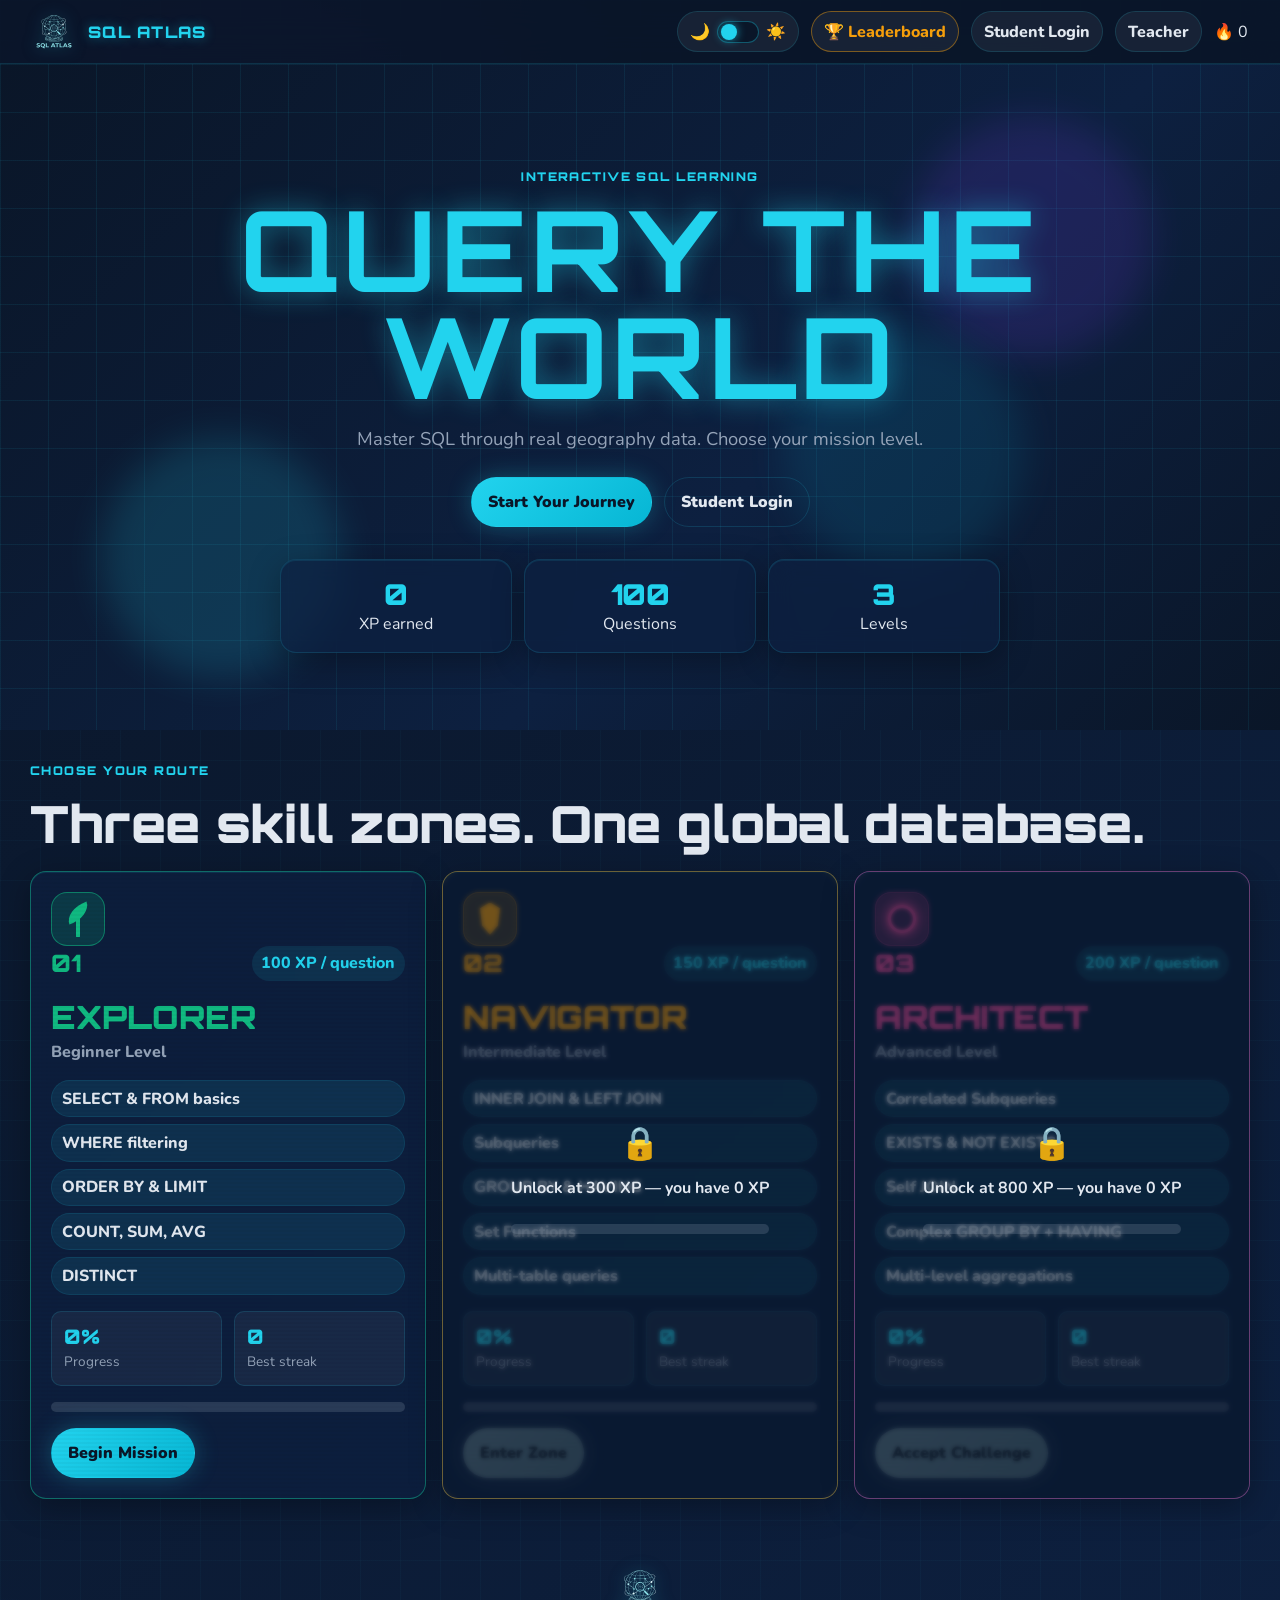
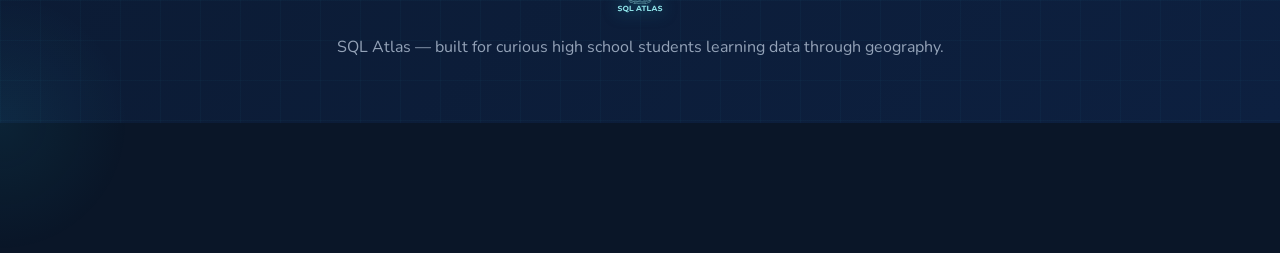
<file: frontend/index.html>
<!DOCTYPE html>
<html lang="en">
<head>
  <meta charset="UTF-8" />
  <meta name="viewport" content="width=device-width, initial-scale=1.0" />
  <title>SQL Atlas — Query the World</title>
  <script>
    (function () {
      var theme = localStorage.getItem("theme") || "dark";
      document.documentElement.dataset.initialTheme = theme;
    })();
  </script>
  <link rel="preconnect" href="https://fonts.googleapis.com" />
  <link rel="preconnect" href="https://fonts.gstatic.com" crossorigin />
  <link href="https://fonts.googleapis.com/css2?family=Orbitron:wght@400;700;900&family=Rajdhani:wght@400;600;700&family=Nunito:wght@400;600;700;800;900&family=JetBrains+Mono:wght@400;600&display=swap" rel="stylesheet"/>
  <link rel="stylesheet" href="css/style.css" />
</head>
<body class="page-home">
  <script>document.body.classList.add((localStorage.getItem("theme") || "dark") === "light" ? "light-mode" : "dark-mode");</script>
  <div class="sci-fi-grid" aria-hidden="true"></div>
  <header class="app-header">
    <a class="brand-lockup" href="index.html" aria-label="SQL Atlas home">
      <img src="assets/logo.svg" alt="SQL Atlas logo" class="logo-img brand-mark" />
      <span class="brand-text">SQL ATLAS</span>
    </a>
    <button class="hamburger" type="button" aria-label="Open navigation" aria-expanded="false">
      <span></span><span></span><span></span>
    </button>
    <nav class="nav-links header-actions">
      <label class="theme-switch" title="Toggle light and dark mode">
        <span>🌙</span>
        <input id="theme-toggle" type="checkbox" aria-label="Toggle light mode" />
        <i></i>
        <span>☀️</span>
      </label>
      <a class="nav-link leaderboard-link" href="leaderboard.html">🏆 Leaderboard</a>
      <button class="nav-link student-login-btn" type="button">Student Login</button>
      <a class="nav-link teacher-link" href="admin_teacher.html">Teacher</a>
      <span id="student-status" class="student-status"></span>
    </nav>
  </header>

  <main>
    <section class="home-hero">
      <div class="hero-blobs" aria-hidden="true">
        <span class="blob blob-purple"></span>
        <span class="blob blob-cyan"></span>
        <span class="blob blob-blue"></span>
      </div>
      <div class="hero-inner">
        <p class="eyebrow">Interactive SQL learning</p>
        <h1>QUERY THE WORLD</h1>
        <p class="hero-copy">Master SQL through real geography data. Choose your mission level.</p>
        <div class="hero-actions">
          <a id="continue-journey" class="mission-button" href="quiz.html?id=1">Start Your Journey</a>
          <button class="secondary-button student-login-btn" type="button">Save Progress</button>
        </div>
        <div class="stats-row" aria-label="SQL Atlas stats">
          <div><strong class="counter" data-target="0" id="home-xp">0</strong><span>XP earned</span></div>
          <div><strong class="counter" data-target="100">100</strong><span>Questions</span></div>
          <div><strong class="counter" data-target="3">3</strong><span>Levels</span></div>
        </div>
      </div>
    </section>

    <section class="dashboard-shell">
      <div class="section-heading">
        <p class="eyebrow">Choose your route</p>
        <h2>Three skill zones. One global database.</h2>
      </div>
      <section class="level-grid" aria-label="SQL Atlas levels">
        <article class="level-card explorer card-scanline glass-card" data-level-card="Beginner" data-required-xp="0" data-start-id="1" style="--accent: var(--atlas-green);">
          <div class="level-icon css-sprout" aria-hidden="true"></div>
          <div class="level-card-top">
            <span class="level-number">01</span>
            <span class="difficulty-meter beginner">100 XP / question</span>
          </div>
          <h3>EXPLORER</h3>
          <p class="level-subtitle">Beginner Level</p>
          <ul class="topic-list">
            <li>SELECT & FROM basics</li>
            <li>WHERE filtering</li>
            <li>ORDER BY & LIMIT</li>
            <li>COUNT, SUM, AVG</li>
            <li>DISTINCT</li>
          </ul>
          <div class="level-progress">
            <div><strong data-progress-label="Beginner">0%</strong><span>Progress</span></div>
            <div><strong data-streak-label="Beginner">0</strong><span>Best streak</span></div>
          </div>
          <div class="progress-track"><span data-progress-bar="Beginner"></span></div>
          <button class="mission-button card-cta" data-level-link="Beginner" type="button" onclick="startLevel('Beginner')">Begin Mission</button>
          <div class="locked-overlay" hidden></div>
        </article>

        <article class="level-card navigator card-scanline glass-card" data-level-card="Intermediate" data-required-xp="300" data-start-id="29" style="--accent: var(--atlas-gold);">
          <div class="level-icon css-shield" aria-hidden="true"></div>
          <div class="level-card-top">
            <span class="level-number">02</span>
            <span class="difficulty-meter intermediate">150 XP / question</span>
          </div>
          <h3>NAVIGATOR</h3>
          <p class="level-subtitle">Intermediate Level</p>
          <ul class="topic-list">
            <li>INNER JOIN & LEFT JOIN</li>
            <li>Subqueries</li>
            <li>GROUP BY & HAVING</li>
            <li>Set Functions</li>
            <li>Multi-table queries</li>
          </ul>
          <div class="level-progress">
            <div><strong data-progress-label="Intermediate">0%</strong><span>Progress</span></div>
            <div><strong data-streak-label="Intermediate">0</strong><span>Best streak</span></div>
          </div>
          <div class="progress-track"><span data-progress-bar="Intermediate"></span></div>
          <button class="mission-button card-cta" data-level-link="Intermediate" type="button" onclick="startLevel('Intermediate')">Enter Zone</button>
          <div class="locked-overlay" hidden></div>
        </article>

        <article class="level-card architect card-scanline glass-card" data-level-card="Advanced" data-required-xp="800" data-start-id="73" style="--accent: var(--atlas-pink);">
          <div class="level-icon css-orb" aria-hidden="true"></div>
          <div class="level-card-top">
            <span class="level-number">03</span>
            <span class="difficulty-meter advanced">200 XP / question</span>
          </div>
          <h3>ARCHITECT</h3>
          <p class="level-subtitle">Advanced Level</p>
          <ul class="topic-list">
            <li>Correlated Subqueries</li>
            <li>EXISTS & NOT EXISTS</li>
            <li>Self JOIN</li>
            <li>Complex GROUP BY + HAVING</li>
            <li>Multi-level aggregations</li>
          </ul>
          <div class="level-progress">
            <div><strong data-progress-label="Advanced">0%</strong><span>Progress</span></div>
            <div><strong data-streak-label="Advanced">0</strong><span>Best streak</span></div>
          </div>
          <div class="progress-track"><span data-progress-bar="Advanced"></span></div>
          <button class="mission-button card-cta" data-level-link="Advanced" type="button" onclick="startLevel('Advanced')">Accept Challenge</button>
          <div class="locked-overlay" hidden></div>
        </article>
      </section>
    </section>
  </main>

  <footer class="site-footer">
    <img src="assets/logo.svg" alt="SQL Atlas logo" class="logo-img footer-logo" />
    <p>SQL Atlas — built for curious high school students learning data through geography.</p>
  </footer>

  <script src="js/app.js"></script>
  <script src="js/student.js"></script>
  <script>
    document.addEventListener("DOMContentLoaded", () => {
      renderHomeProgress();
      animateCounters();
    });
  </script>
</body>
</html>
</file>
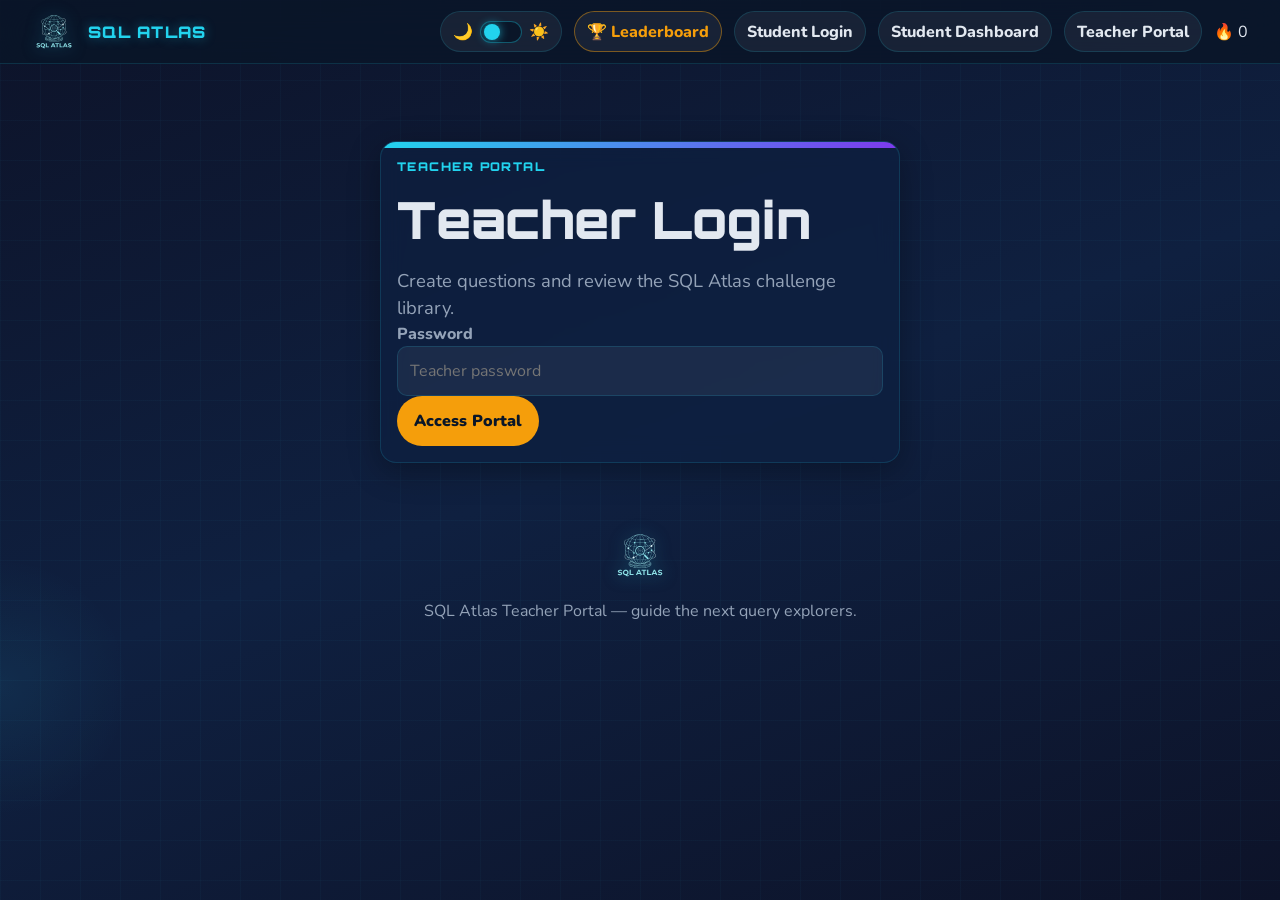
<file: frontend/admin_teacher.html>
<!DOCTYPE html>
<html lang="en">
<head>
  <meta charset="UTF-8" />
  <meta name="viewport" content="width=device-width, initial-scale=1.0" />
  <title>SQL Atlas — Teacher Portal</title>
  <script>
    (function () {
      var theme = localStorage.getItem("theme") || "dark";
      document.documentElement.dataset.initialTheme = theme;
    })();
  </script>
  <link rel="preconnect" href="https://fonts.googleapis.com" />
  <link rel="preconnect" href="https://fonts.gstatic.com" crossorigin />
  <link href="https://fonts.googleapis.com/css2?family=Orbitron:wght@400;700;900&family=Rajdhani:wght@400;600;700&family=Nunito:wght@400;600;700;800;900&family=JetBrains+Mono:wght@400;600&display=swap" rel="stylesheet"/>
  <link rel="stylesheet" href="css/style.css" />
</head>
<body class="page-admin">
  <script>document.body.classList.add((localStorage.getItem("theme") || "dark") === "light" ? "light-mode" : "dark-mode");</script>
  <div class="sci-fi-grid" aria-hidden="true"></div>
  <header class="app-header admin-header">
    <a class="brand-lockup" href="index.html">
      <img src="assets/logo.svg" alt="SQL Atlas logo" class="logo-img brand-mark" />
      <span class="brand-text">SQL ATLAS</span>
    </a>
    <button class="hamburger" type="button" aria-label="Open navigation" aria-expanded="false">
      <span></span><span></span><span></span>
    </button>
    <nav class="nav-links header-actions">
      <label class="theme-switch" title="Toggle light and dark mode">
        <span>🌙</span>
        <input id="theme-toggle" type="checkbox" aria-label="Toggle light mode" />
        <i></i>
        <span>☀️</span>
      </label>
      <a class="nav-link leaderboard-link" href="leaderboard.html">🏆 Leaderboard</a>
      <button class="nav-link student-login-btn" type="button">Student Login</button>
      <a class="nav-link" href="index.html">Student Dashboard</a>
      <span class="teacher-badge">Teacher Portal</span>
      <span id="student-status" class="student-status"></span>
    </nav>
  </header>

  <main class="admin-shell">
    <section id="login-section" class="teacher-panel narrow glass-card">
      <span class="teacher-strip"></span>
      <p class="eyebrow admin-eyebrow">Teacher Portal</p>
      <h1>Teacher Login</h1>
      <p class="hero-copy">Create questions and review the SQL Atlas challenge library.</p>
      <label for="password-input">Password</label>
      <input id="password-input" type="password" autocomplete="current-password" placeholder="Teacher password" />
      <p id="login-error" class="field-error" hidden></p>
      <button id="btn-login" class="teacher-button" type="button">Access Portal</button>
    </section>

    <section id="dashboard-section" class="teacher-dashboard" hidden>
      <div class="teacher-toolbar glass-card">
        <div>
          <p class="eyebrow admin-eyebrow">Curriculum Control</p>
          <h1>Quest Builder</h1>
        </div>
        <button id="btn-logout" class="secondary-button" type="button">Logout</button>
      </div>

      <div class="tab-bar">
        <button class="tab-btn active" data-tab="add-challenge" type="button">Create Quest</button>
        <button class="tab-btn" data-tab="view-challenges" type="button">View All Quests</button>
      </div>

      <section id="tab-add-challenge" class="tab-panel teacher-panel glass-card">
        <h2>Create a Question</h2>
        <div class="form-grid">
          <label>Level
            <select id="input-level">
              <option value="Beginner">Beginner</option>
              <option value="Intermediate">Intermediate</option>
              <option value="Advanced">Advanced</option>
            </select>
          </label>
          <label>Difficulty
            <select id="input-difficulty">
              <option value="easy">Easy</option>
              <option value="medium">Medium</option>
              <option value="hard">Hard</option>
            </select>
          </label>
          <label>Category
            <select id="input-category">
              <option value="Table Exploration">Table Exploration</option>
              <option value="Sorting and Limiting">Sorting and Limiting</option>
              <option value="Filtering">Filtering</option>
              <option value="Scalar Functions">Scalar Functions</option>
              <option value="Aggregate Functions">Aggregate Functions</option>
              <option value="Joins">Joins</option>
              <option value="Group By">Group By</option>
              <option value="Subqueries">Subqueries</option>
              <option value="Correlated Subqueries">Correlated Subqueries</option>
            </select>
          </label>
        </div>
        <label>Question text
          <textarea id="input-question" rows="3" placeholder="Ask a clear, student-friendly SQL question."></textarea>
        </label>
        <label>Expected SQL solution
          <textarea id="input-expected-sql" rows="5" class="code-input" placeholder="SELECT ..."></textarea>
        </label>
        <label>Hint
          <input id="input-hint" type="text" placeholder="Give a useful nudge without giving away the whole answer." />
        </label>
        <div class="button-row">
          <button id="btn-save-challenge" class="teacher-button" type="button">Save Quest</button>
          <button id="btn-clear-form" class="secondary-button" type="button">Clear</button>
        </div>
        <p id="save-feedback" class="form-message" hidden></p>
      </section>

      <section id="tab-view-challenges" class="tab-panel teacher-panel glass-card" hidden>
        <div class="library-toolbar">
          <h2>All Quests</h2>
          <div class="filters">
            <select id="filter-level">
              <option value="">All Levels</option>
              <option value="Beginner">Beginner</option>
              <option value="Intermediate">Intermediate</option>
              <option value="Advanced">Advanced</option>
            </select>
            <select id="filter-category">
              <option value="">All Categories</option>
            </select>
            <select id="filter-difficulty">
              <option value="">All Difficulties</option>
              <option value="easy">Easy</option>
              <option value="medium">Medium</option>
              <option value="hard">Hard</option>
            </select>
            <button id="btn-refresh-challenges" class="secondary-button" type="button">Refresh</button>
          </div>
        </div>
        <div id="challenges-list" class="mission-list"></div>
      </section>
    </section>
  </main>

  <footer class="site-footer">
    <img src="assets/logo.svg" alt="SQL Atlas logo" class="logo-img footer-logo" />
    <p>SQL Atlas Teacher Portal — guide the next query explorers.</p>
  </footer>

  <script src="js/app.js"></script>
  <script src="js/student.js"></script>
  <script src="js/admin.js"></script>
</body>
</html>
</file>
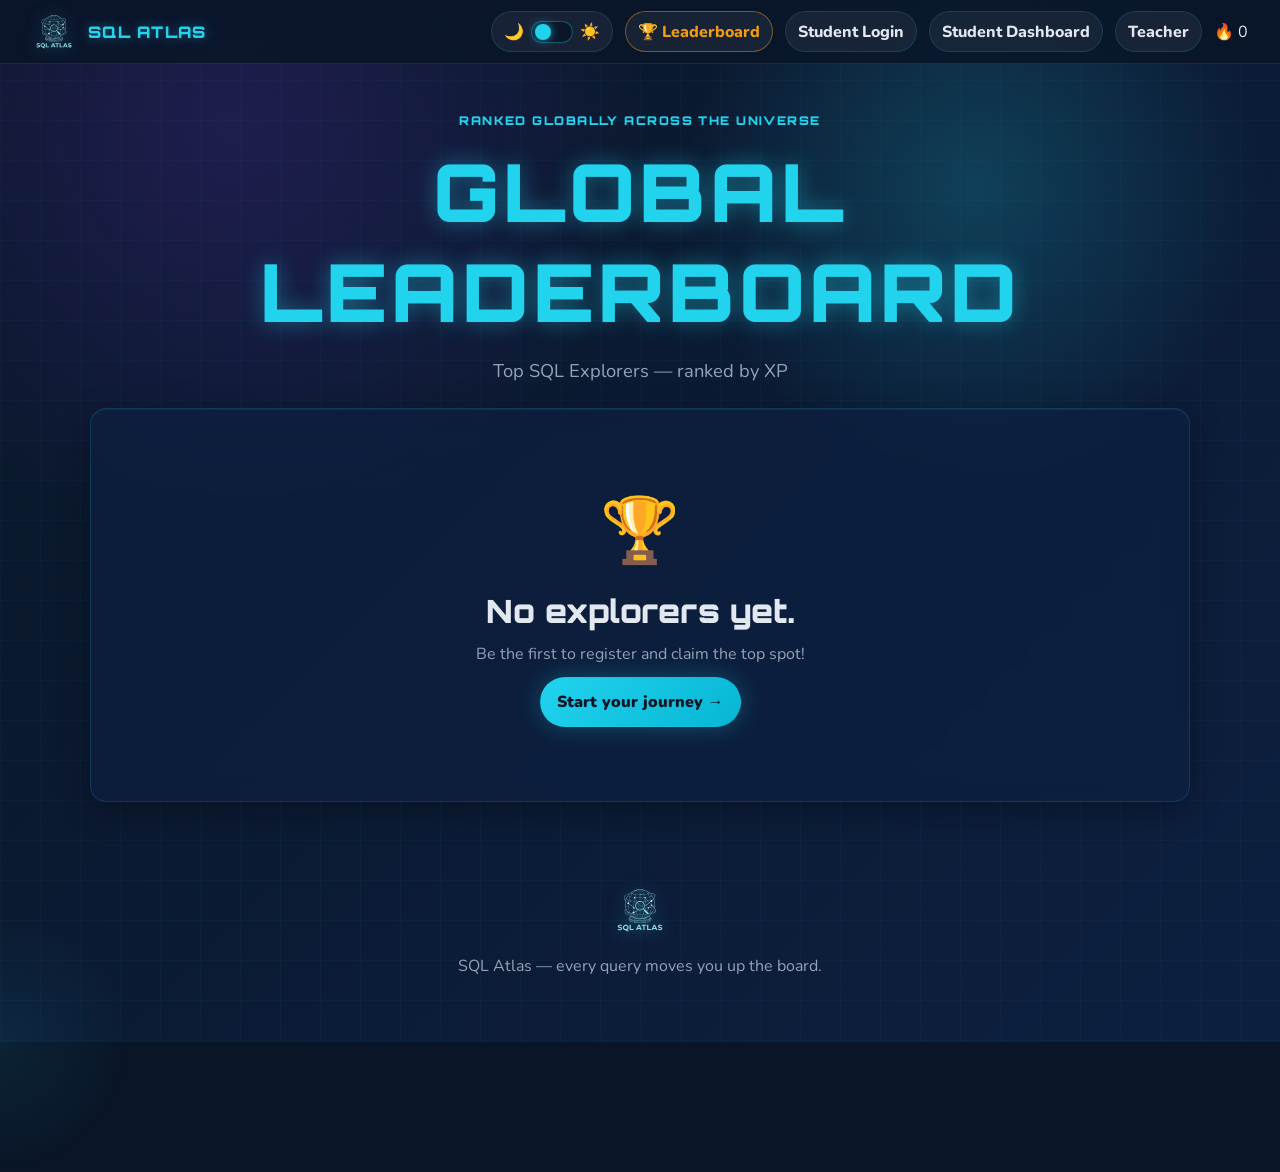
<file: frontend/leaderboard.html>
<!DOCTYPE html>
<html lang="en">
<head>
  <meta charset="UTF-8" />
  <meta name="viewport" content="width=device-width, initial-scale=1.0" />
  <title>SQL Atlas — Leaderboard</title>
  <script>
    (function () {
      var theme = localStorage.getItem("theme") || "dark";
      document.documentElement.dataset.initialTheme = theme;
    })();
  </script>
  <link rel="preconnect" href="https://fonts.googleapis.com" />
  <link rel="preconnect" href="https://fonts.gstatic.com" crossorigin />
  <link href="https://fonts.googleapis.com/css2?family=Orbitron:wght@400;700;900&family=Rajdhani:wght@400;600;700&family=Nunito:wght@400;600;700;800;900&family=JetBrains+Mono:wght@400;600&display=swap" rel="stylesheet"/>
  <link rel="stylesheet" href="css/style.css" />
</head>
<body class="page-leaderboard">
  <script>document.body.classList.add((localStorage.getItem("theme") || "dark") === "light" ? "light-mode" : "dark-mode");</script>
  <div class="sci-fi-grid" aria-hidden="true"></div>
  <header class="app-header">
    <a class="brand-lockup" href="index.html" aria-label="SQL Atlas home">
      <img src="assets/logo.svg" alt="SQL Atlas logo" class="logo-img brand-mark" />
      <span class="brand-text">SQL ATLAS</span>
    </a>
    <button class="hamburger" type="button" aria-label="Open navigation" aria-expanded="false">
      <span></span><span></span><span></span>
    </button>
    <nav class="nav-links header-actions">
      <label class="theme-switch" title="Toggle light and dark mode">
        <span>🌙</span>
        <input id="theme-toggle" type="checkbox" aria-label="Toggle light mode" />
        <i></i>
        <span>☀️</span>
      </label>
      <a class="nav-link leaderboard-link" href="leaderboard.html">🏆 Leaderboard</a>
      <button class="nav-link student-login-btn" type="button">Student Login</button>
      <a class="nav-link" href="index.html">Student Dashboard</a>
      <a class="nav-link teacher-link" href="admin_teacher.html">Teacher</a>
      <span id="student-status" class="student-status"></span>
    </nav>
  </header>

  <main class="leaderboard-shell">
    <section class="leaderboard-hero">
      <p class="eyebrow">Ranked globally across the universe</p>
      <h1>GLOBAL LEADERBOARD</h1>
      <p class="hero-copy">Top SQL Explorers — ranked by XP</p>
    </section>

    <section class="leaderboard-panel glass-card">
      <div id="lb-empty" class="lb-empty" style="display:none">
        <div class="lb-empty-icon" aria-hidden="true">🏆</div>
        <h2>No explorers yet.</h2>
        <p>Be the first to register and claim the top spot!</p>
        <a class="mission-button" href="index.html">Start your journey →</a>
      </div>

      <div class="lb-table-wrap">
        <table class="lb-table">
          <thead>
            <tr>
              <th>Rank</th>
              <th>Player</th>
              <th>Level Badge</th>
              <th>XP</th>
              <th>Streak 🔥</th>
              <th>Quests ✓</th>
              <th>Accuracy %</th>
            </tr>
          </thead>
          <tbody id="lb-tbody"></tbody>
        </table>
      </div>
    </section>
  </main>

  <footer class="site-footer">
    <img src="assets/logo.svg" alt="SQL Atlas logo" class="logo-img footer-logo" />
    <p>SQL Atlas — every query moves you up the board.</p>
  </footer>

  <script src="js/app.js"></script>
  <script src="js/student.js"></script>
  <script>
    function usernameToColor(username) {
      const colors = ["#22D3EE", "#7C3AED", "#10B981", "#F59E0B", "#EC4899", "#EF4444"];
      let hash = 0;
      for (const c of String(username || "")) hash = (hash * 31 + c.charCodeAt(0)) % colors.length;
      return colors[hash];
    }

    function levelLabel(level) {
      if (level === "Intermediate") return "NAVIGATOR";
      if (level === "Advanced") return "ARCHITECT";
      return "EXPLORER";
    }

    async function buildLeaderboard() {
      let sorted = [];
      try {
        const cloudData = await api("/leaderboard");
        // Convert Python dict format from SQL into our JS format
        sorted = cloudData.map(student => ({
          username: student.username,
          displayName: student.display_name,
          xp: student.xp,
          streak: student.streak,
          longestStreak: student.longest_streak,
          level: student.level,
          completedChallenges: new Array(student.completed_quests), // Just for length
          totalCorrect: student.total_correct,
          totalAttempts: student.total_attempts
        }));
      } catch (err) {
        console.warn("Could not fetch global leaderboard. Falling back to local data.", err);
        const students = JSON.parse(localStorage.getItem("atlas_students") || "{}");
        sorted = Object.values(students).sort((a, b) => (b.xp || 0) - (a.xp || 0));
      }

      const current = localStorage.getItem("atlas_current_student");
      const tbody = document.getElementById("lb-tbody");
      const empty = document.getElementById("lb-empty");
      tbody.innerHTML = "";

      if (sorted.length === 0) {
        empty.style.display = "flex";
        document.querySelector(".lb-table-wrap").hidden = true;
        return;
      }

      empty.style.display = "none";
      document.querySelector(".lb-table-wrap").hidden = false;
      sorted.forEach((student, index) => {
        const rank = index + 1;
        const isMe = student.username === current;
        const attempts = Number(student.totalAttempts || 0);
        const correct = Number(student.totalCorrect || 0);
        const accuracy = attempts > 0 ? ((correct / attempts) * 100).toFixed(1) : "—";
        const medal = rank === 1 ? "👑" : rank === 2 ? "🥈" : rank === 3 ? "🥉" : rank;
        const displayName = student.displayName || student.username || "Explorer";
        const studentLevel = student.level || "Beginner";
        const initialsText = displayName.slice(0, 2).toUpperCase();
        const color = usernameToColor(student.username);
        const completed = Array.isArray(student.completedChallenges) ? student.completedChallenges.length : 0;

        const row = document.createElement("tr");
        row.className = `rank-${rank <= 3 ? rank : "other"}${isMe ? " my-row" : ""}`;
        row.innerHTML = `
          <td class="rank-num">${medal}</td>
          <td>
            <div class="lb-player">
              <div class="avatar-sm" style="background:${color}">${escapeHtml(initialsText)}</div>
              <span>${escapeHtml(displayName)}</span>
              ${isMe ? '<span class="you-badge">YOU</span>' : ""}
            </div>
          </td>
          <td><span class="level-pill ${studentLevel.toLowerCase()}">${levelLabel(studentLevel)}</span></td>
          <td><strong>${Number(student.xp || 0).toLocaleString()}</strong> XP</td>
          <td>🔥 ${Number(student.streak || 0)}</td>
          <td>${completed}</td>
          <td>${accuracy}${accuracy !== "—" ? "%" : ""}</td>
        `;
        tbody.appendChild(row);
      });
    }

    document.addEventListener("DOMContentLoaded", buildLeaderboard);
  </script>
</body>
</html>
</file>
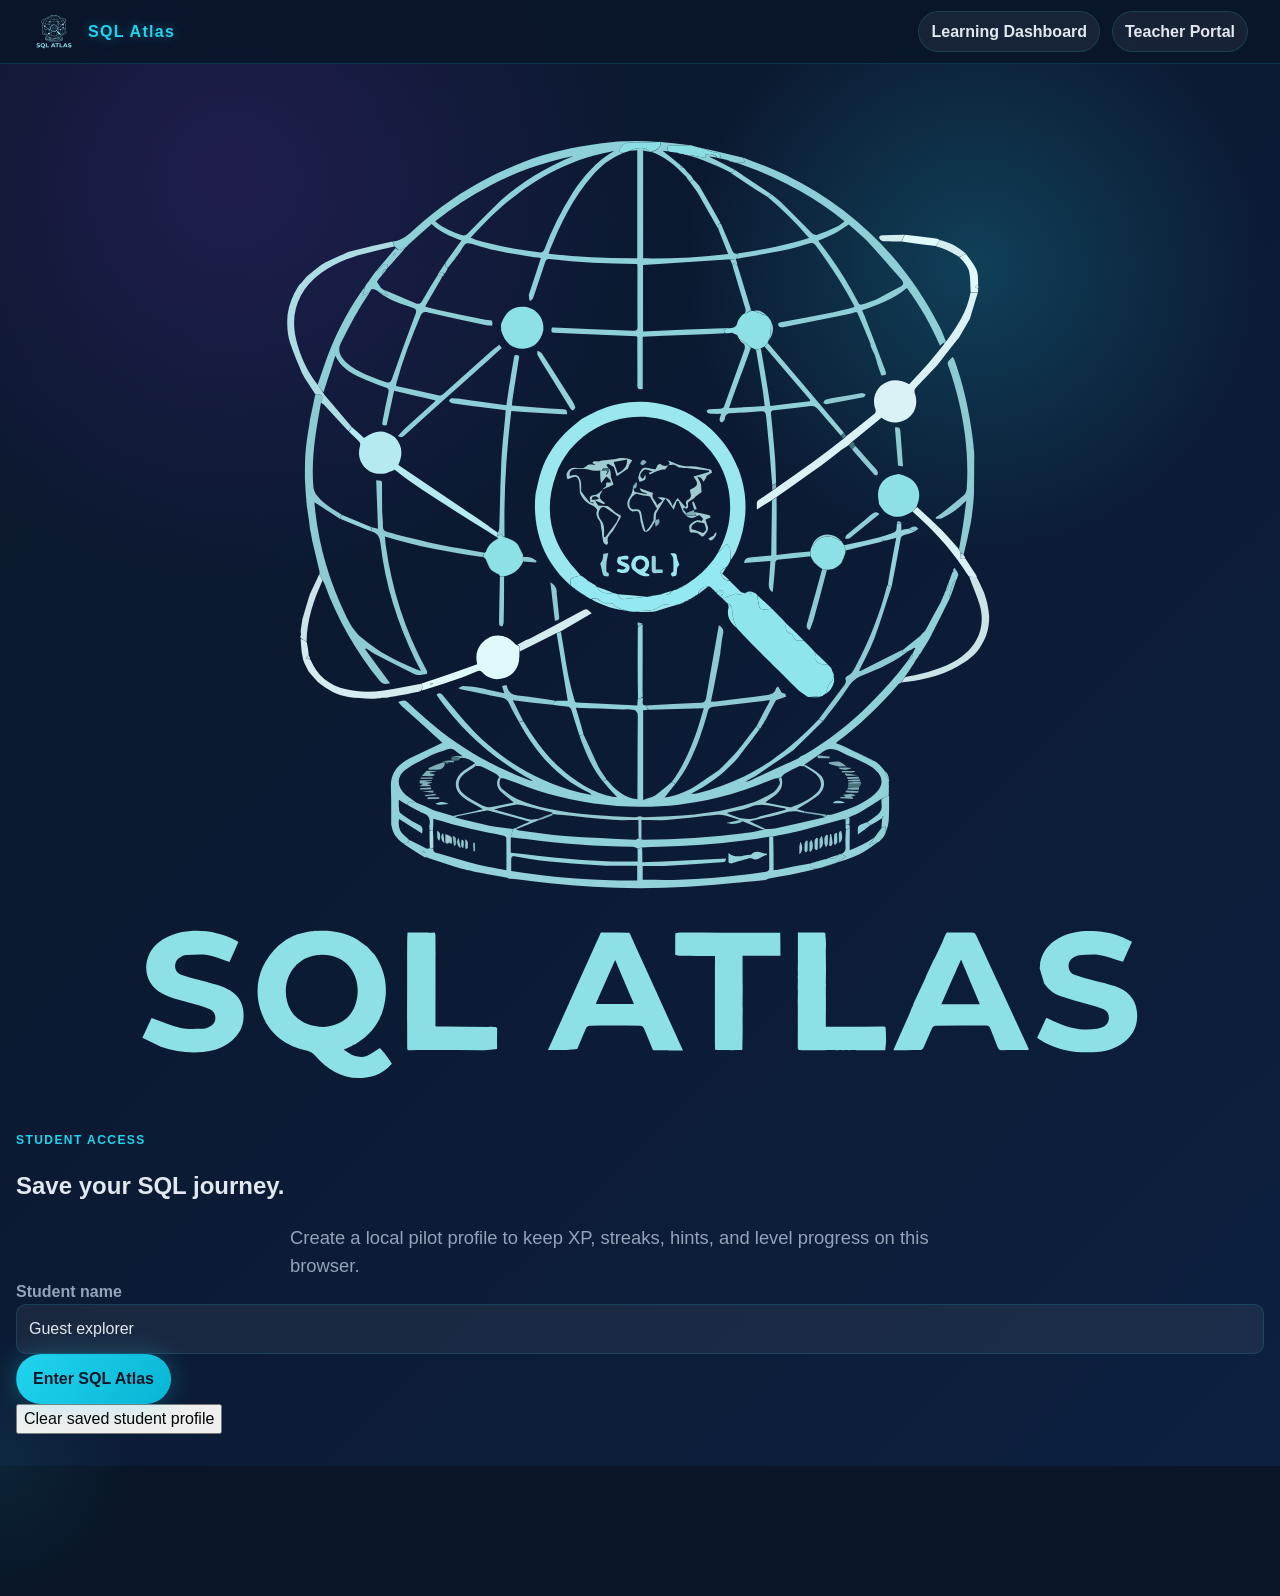
<file: frontend/login.html>
<!DOCTYPE html>
<html lang="en">
<head>
  <meta charset="UTF-8" />
  <meta name="viewport" content="width=device-width, initial-scale=1.0" />
  <title>SQL Atlas — Student Login</title>
  <link rel="preconnect" href="https://fonts.googleapis.com">
  <link rel="preconnect" href="https://fonts.gstatic.com" crossorigin>
  <link href="https://fonts.googleapis.com/css2?family=Inter:wght@400;500;600;700;800&family=JetBrains+Mono:wght@500;700&family=Space+Grotesk:wght@600;700&display=swap" rel="stylesheet">
  <link rel="stylesheet" href="css/style.css" />
</head>
<body class="page-login">
  <div class="space-grid" aria-hidden="true"></div>
  <div class="starfield" aria-hidden="true"></div>
  <header class="app-header">
    <a class="brand-lockup" href="index.html">
      <img src="assets/sql-atlas-logo.svg" alt="" class="brand-mark">
      <span class="brand-text">SQL Atlas</span>
    </a>
    <nav class="header-actions">
      <a class="nav-link" href="index.html">Learning Dashboard</a>
      <a class="nav-link teacher-link" href="admin_teacher.html">Teacher Portal</a>
    </nav>
  </header>

  <main class="login-shell">
    <section class="login-panel">
      <img src="assets/sql-atlas-logo.svg" alt="SQL Atlas logo" class="login-logo">
      <p class="eyebrow">Student access</p>
      <h1>Save your SQL journey.</h1>
      <p class="hero-copy">Create a local pilot profile to keep XP, streaks, hints, and level progress on this browser.</p>
      <form id="student-login-form" class="login-form">
        <label for="student-name">Student name</label>
        <input id="student-name" name="student-name" type="text" minlength="2" maxlength="32" autocomplete="name" placeholder="Enter your name" required>
        <button class="mission-button" type="submit">Enter SQL Atlas</button>
      </form>
      <button id="clear-student" class="link-button" type="button">Clear saved student profile</button>
      <p id="login-message" class="form-message" role="status"></p>
    </section>
  </main>

  <script src="js/app.js"></script>
  <script>
    document.addEventListener("DOMContentLoaded", () => {
      const form = document.getElementById("student-login-form");
      const input = document.getElementById("student-name");
      const message = document.getElementById("login-message");
      const existing = getStudent();
      if (existing) input.value = existing.name;
      form.addEventListener("submit", (event) => {
        event.preventDefault();
        const student = loginStudent(input.value);
        message.textContent = `Welcome, ${student.name}. Starting dashboard...`;
        setTimeout(() => window.location.href = "index.html", 500);
      });
      document.getElementById("clear-student").addEventListener("click", () => {
        localStorage.removeItem(STUDENT_STORAGE_KEY);
        input.value = "";
        message.textContent = "Local student profile cleared.";
      });
    });
  </script>
</body>
</html>
</file>
<file: frontend/css/style.css>
:root {
  /* Brand */
  --atlas-cyan:       #22D3EE;
  --atlas-cyan-glow:  #06B6D4;
  --atlas-cyan-dark:  #0891B2;
  --atlas-deep:       #0A1628;
  --atlas-navy:       #0D2040;
  --atlas-mid:        #0F2D4A;
  --atlas-white:      #A5F3FC;
  /* Accents */
  --atlas-purple:     #7C3AED;
  --atlas-gold:       #F59E0B;
  --atlas-green:      #10B981;
  --atlas-red:        #EF4444;
  --atlas-pink:       #EC4899;
  /* Text */
  --text-primary:     #E2E8F0;
  --text-muted:       #94A3B8;
  /* Fonts */
  --font-ui:          'Orbitron', 'Rajdhani', 'Nunito', sans-serif;
  --font-body:        'Nunito', 'Segoe UI', sans-serif;
  --font-code:        'JetBrains Mono', 'Fira Code', monospace;
  /* Radius */
  --r-sm: 6px; --r-md: 10px; --r-lg: 16px; --r-xl: 22px; --r-pill: 99px;
}

body.light-mode {
  --bg-page: #F0FAFE;
  --bg-surface: #FFFFFF;
  --bg-panel: #E0F7FA;
  --border-col: #BAE6FD;
  --text-primary: #0C4A6E;
  --text-muted: #0369A1;
  background: var(--bg-page);
  color: var(--text-primary);
}

body.dark-mode {
  --bg-page: var(--atlas-deep);
  --bg-surface: var(--atlas-navy);
  --bg-panel: var(--atlas-mid);
  --border-col: rgba(34,211,238,0.15);
  --text-primary: #E2E8F0;
  --text-muted: #94A3B8;
  background: var(--bg-page);
  color: var(--text-primary);
}

* { box-sizing: border-box; }
html { background: var(--atlas-deep); }
body {
  min-height: 100vh;
  margin: 0;
  font-family: var(--font-body);
  line-height: 1.5;
  overflow-x: hidden;
}

body.page-enter { animation: pageEnter .28s ease both; }
body.page-exit { animation: pageExit .18s ease both; }
a { color: inherit; text-decoration: none; }
button, input, select, textarea { font: inherit; }
button { cursor: pointer; }

.sci-fi-grid {
  position: fixed;
  inset: 0;
  z-index: -2;
  pointer-events: none;
  background-image:
    linear-gradient(rgba(34,211,238,0.03) 1px, transparent 1px),
    linear-gradient(90deg, rgba(34,211,238,0.03) 1px, transparent 1px);
  background-size: 40px 40px;
  animation: gridPan 20s linear infinite;
}

body.light-mode .sci-fi-grid { opacity: .22; }
body.dark-mode .sci-fi-grid { opacity: 1; }
body::before {
  content: "";
  position: fixed;
  inset: 0;
  z-index: -3;
  pointer-events: none;
  background:
    radial-gradient(circle at var(--pointer-x, 76%) var(--pointer-y, 18%), rgba(34,211,238,.20), transparent 18rem),
    radial-gradient(circle at 18% 12%, rgba(124,58,237,.18), transparent 26rem),
    linear-gradient(135deg, var(--bg-page), var(--bg-surface));
}
body.light-mode::before {
  background:
    radial-gradient(circle at var(--pointer-x, 72%) var(--pointer-y, 16%), rgba(34,211,238,.22), transparent 18rem),
    radial-gradient(circle at 18% 10%, rgba(124,58,237,.10), transparent 24rem),
    linear-gradient(135deg, #F0FAFE, #EFF6FF 55%, #F0FDFA);
}

.glow-cursor {
  position: fixed;
  width: 260px;
  height: 260px;
  border-radius: 50%;
  background: radial-gradient(circle, rgba(34,211,238,0.07) 0%, transparent 70%);
  pointer-events: none;
  z-index: 9999;
  transform: translate(-50%,-50%);
  transition: left 0.08s, top 0.08s;
  mix-blend-mode: screen;
}

.app-header {
  position: sticky;
  top: 0;
  z-index: 300;
  display: flex;
  align-items: center;
  justify-content: space-between;
  min-height: 64px;
  padding: .6rem clamp(1rem, 3vw, 2rem);
  backdrop-filter: blur(16px);
}
body.dark-mode .app-header {
  background: rgba(10,22,40,0.85);
  border-bottom: 1px solid rgba(34,211,238,0.15);
}
body.light-mode .app-header {
  background: rgba(240,250,254,0.9);
  border-bottom: 1px solid #BAE6FD;
}

.brand-lockup, .nav-links, .student-status, .student-pill, .header-actions {
  display: flex;
  align-items: center;
  gap: .75rem;
  flex-wrap: wrap;
}
.logo-img {
  transition: transform 0.3s cubic-bezier(0.34,1.56,0.64,1), filter 0.3s;
  cursor: pointer;
}
.brand-mark { height: 44px; width: 44px; object-fit: contain; }
.footer-logo { height: 56px; width: 56px; display: block; margin: 0 auto .75rem; }
body.dark-mode .logo-img { filter: drop-shadow(0 0 8px rgba(34,211,238,0.5)); }
body.light-mode .logo-img { filter: brightness(0) saturate(100%) invert(18%) sepia(80%) saturate(800%) hue-rotate(190deg); }
.logo-img:hover {
  transform: scale(1.06) rotate(-2deg);
  animation: logoWiggle 0.4s ease;
}
body.dark-mode .logo-img:hover { filter: drop-shadow(0 0 15px rgba(34,211,238,0.85)); }
.brand-text {
  color: var(--atlas-cyan);
  font-family: var(--font-ui);
  font-weight: 900;
  letter-spacing: .08em;
  text-shadow: 0 0 12px rgba(34,211,238,0.4);
}
body.light-mode .brand-text { color: #0C4A6E; text-shadow: none; }

.hamburger { display: none; flex-direction: column; gap: 5px; cursor: pointer; padding: 8px; border: 0; background: transparent; }
.hamburger span { display: block; width: 24px; height: 2px; background: var(--atlas-cyan); border-radius: 2px; transition: all 0.3s; }
.hamburger.open span:nth-child(1) { transform: translateY(7px) rotate(45deg); }
.hamburger.open span:nth-child(2) { opacity: 0; }
.hamburger.open span:nth-child(3) { transform: translateY(-7px) rotate(-45deg); }

.nav-link, .teacher-badge, .status-chip, .theme-switch, .sound-toggle, .streak-lives {
  border: 1px solid var(--border-col);
  border-radius: var(--r-pill);
  background: rgba(255,255,255,.06);
  color: var(--text-primary);
  min-height: 38px;
  padding: .48rem .75rem;
  font-weight: 800;
}
body.light-mode .nav-link, body.light-mode .teacher-badge, body.light-mode .status-chip, body.light-mode .theme-switch, body.light-mode .streak-lives {
  background: rgba(255,255,255,.85);
}
.nav-link, .mission-button, .secondary-button, .teacher-button, .tab-btn {
  transition: transform .18s ease, box-shadow .18s ease, border-color .18s ease;
}
.nav-link:hover, .secondary-button:hover, .tab-btn:hover {
  transform: translateY(-2px);
  border-color: var(--atlas-cyan);
  box-shadow: 0 0 18px rgba(34,211,238,.24);
}
.leaderboard-link {
  color: var(--atlas-gold);
  border-color: rgba(245,158,11,.45);
}
.leaderboard-link:hover {
  border-color: var(--atlas-gold);
  box-shadow: 0 0 18px rgba(245,158,11,.28);
}

.theme-switch {
  display: inline-flex;
  align-items: center;
  gap: .45rem;
  cursor: pointer;
}
.theme-switch input { display: none; }
.theme-switch i {
  width: 42px;
  height: 22px;
  border-radius: var(--r-pill);
  background: var(--atlas-deep);
  border: 1px solid rgba(34,211,238,.35);
  position: relative;
}
.theme-switch i::after {
  content: "";
  position: absolute;
  width: 16px;
  height: 16px;
  top: 2px;
  left: 3px;
  border-radius: 50%;
  background: var(--atlas-cyan);
  box-shadow: 0 0 10px rgba(34,211,238,.7);
  transition: transform .25s ease;
}
.theme-switch input:checked + i::after { transform: translateX(18px); }

.avatar {
  display: grid;
  place-items: center;
  width: 30px;
  height: 30px;
  border-radius: 50%;
  background: linear-gradient(135deg, var(--atlas-cyan), var(--atlas-purple));
  color: var(--atlas-deep);
  font-family: var(--font-ui);
  font-weight: 900;
}
.avatar.large { width: 72px; height: 72px; margin: 0 auto; font-size: 1.5rem; }
.student-pill { padding: .25rem .65rem .25rem .25rem; }

.home-hero {
  position: relative;
  overflow: hidden;
  min-height: 74vh;
  display: grid;
  place-items: center;
  padding: 4rem 1rem;
  background: linear-gradient(135deg, #0A1628 0%, #0D2040 60%, #0A1628 100%);
  color: #E2E8F0;
}
body.light-mode .home-hero {
  background: linear-gradient(135deg, #E0F7FA 0%, #F0FAFE 60%, #DBEAFE 100%);
  color: #0C4A6E;
}
.home-hero::before {
  content: "";
  position: absolute;
  inset: 0;
  background-image:
    linear-gradient(rgba(34,211,238,0.08) 1px, transparent 1px),
    linear-gradient(90deg, rgba(34,211,238,0.08) 1px, transparent 1px);
  background-size: 48px 48px;
  animation: gridPan 18s linear infinite;
}
.hero-inner { position: relative; z-index: 2; width: min(1120px, 100%); text-align: center; }
.eyebrow, .console-label {
  color: var(--atlas-cyan);
  font-family: var(--font-ui);
  font-size: .75rem;
  font-weight: 900;
  letter-spacing: .12em;
  text-transform: uppercase;
  margin: 0 0 .65rem;
}
.home-hero h1 {
  margin: 0;
  color: var(--atlas-cyan);
  font-family: var(--font-ui);
  font-size: clamp(3rem, 10vw, 7rem);
  line-height: .95;
  letter-spacing: .04em;
  text-shadow: 0 0 28px rgba(34,211,238,.45);
}
body.light-mode .home-hero h1 { color: #0C4A6E; text-shadow: none; }
.hero-copy {
  max-width: 700px;
  margin: 1rem auto 0;
  color: var(--text-muted);
  font-size: 1.15rem;
}
body.light-mode .hero-copy { color: #0369A1; }
.hero-actions, .button-row { display: flex; justify-content: center; gap: .75rem; flex-wrap: wrap; margin-top: 1.5rem; }
.stats-row {
  display: grid;
  grid-template-columns: repeat(3, 1fr);
  gap: .75rem;
  margin: 2rem auto 0;
  max-width: 720px;
}
.stats-row div, .hero-console, .glass-card {
  background: rgba(13,32,64,0.7);
  backdrop-filter: blur(12px);
  -webkit-backdrop-filter: blur(12px);
  border: 1px solid rgba(34,211,238,0.15);
  box-shadow: 0 8px 32px rgba(0,0,0,0.3), inset 0 1px 0 rgba(34,211,238,0.1);
}
body.light-mode .stats-row div, body.light-mode .hero-console, body.light-mode .glass-card {
  background: rgba(255,255,255,0.8);
  border: 1px solid rgba(34,211,238,0.2);
  box-shadow: 0 4px 24px rgba(34,211,238,0.08);
}
.stats-row div {
  border-radius: var(--r-lg);
  padding: 1rem;
}
.stats-row strong { display: block; color: var(--atlas-cyan); font: 900 1.8rem var(--font-ui); }

.hero-blobs span {
  position: absolute;
  z-index: 1;
  width: 240px;
  height: 240px;
  border-radius: 50%;
  filter: blur(18px);
  opacity: .15;
  animation: blobFloat 8s ease-in-out infinite alternate;
}
.blob-purple { background: #7C3AED; top: 8%; right: 10%; }
.blob-cyan { background: #22D3EE; bottom: 8%; left: 8%; animation-delay: -2s; }
.blob-blue { background: #0891B2; top: 40%; right: 20%; animation-delay: -4s; }

.dashboard-shell, .mission-layout, .admin-shell {
  width: min(1220px, calc(100% - 1.25rem));
  margin: 0 auto;
  padding: 2rem 0;
}
.page-quiz .mission-layout {
  width: 100%;
  max-width: none;
  padding: 0 clamp(.5rem, 1vw, 1rem) 2rem;
}
.section-heading { margin-bottom: 1rem; }
.section-heading h2, .teacher-toolbar h1, .teacher-panel h1 {
  font: 900 clamp(1.8rem, 4vw, 3.5rem) var(--font-ui);
  margin: 0;
}
.level-grid { display: grid; grid-template-columns: 1fr; gap: 1rem; }
.level-card {
  position: relative;
  overflow: hidden;
  border-radius: var(--r-lg);
  border: 1px solid color-mix(in srgb, var(--accent) 40%, var(--border-col));
  padding: 1.25rem;
  transition: transform .24s ease, border-color .24s ease, box-shadow .24s ease;
}
.level-card:hover {
  transform: scale(1.03);
  border-color: var(--accent);
  box-shadow: 0 0 40px color-mix(in srgb, var(--accent) 45%, transparent);
}
.level-card::after, .card-scanline::after {
  content: '';
  position: absolute;
  inset: 0;
  background: repeating-linear-gradient(0deg, transparent, transparent 2px, rgba(0,0,0,0.03) 2px, rgba(0,0,0,0.03) 4px);
  pointer-events: none;
  border-radius: inherit;
}
.level-card:hover::before {
  content: "";
  position: absolute;
  inset: auto 0 0;
  height: 80%;
  background: linear-gradient(0deg, color-mix(in srgb, var(--accent) 20%, transparent), transparent);
  animation: scanUp .55s ease;
}
.level-icon {
  width: 54px;
  height: 54px;
  border-radius: var(--r-lg);
  background: color-mix(in srgb, var(--accent) 18%, transparent);
  border: 1px solid color-mix(in srgb, var(--accent) 55%, transparent);
  position: relative;
}
.css-sprout::before { content: ""; position: absolute; inset: 14px 24px 8px; background: var(--atlas-green); border-radius: 10px 10px 2px 2px; }
.css-sprout::after { content: ""; position: absolute; width: 24px; height: 16px; left: 14px; top: 12px; border-radius: 100% 0 100% 0; background: var(--atlas-green); transform: rotate(-20deg); }
.css-shield::before { content: ""; position: absolute; inset: 10px 13px; background: var(--atlas-gold); clip-path: polygon(50% 0, 88% 18%, 80% 72%, 50% 100%, 20% 72%, 12% 18%); }
.css-orb::before { content: ""; position: absolute; inset: 12px; border-radius: 50%; border: 3px solid var(--atlas-pink); box-shadow: 0 0 16px var(--atlas-pink); }
.level-card-top, .mission-meta, .terminal-toolbar, .results-header, .panel-heading, .teacher-toolbar, .library-toolbar, .filters {
  display: flex;
  align-items: center;
  justify-content: space-between;
  gap: .75rem;
  flex-wrap: wrap;
}
.level-number { color: var(--accent); font: 900 1.5rem var(--font-ui); }
.difficulty-meter, .topic-list li, .status-chip, .diff {
  border-radius: var(--r-pill);
  background: rgba(34,211,238,.10);
  color: var(--atlas-cyan);
  padding: .35rem .6rem;
  font-weight: 800;
}
.level-card h3 { margin: 1rem 0 0; font: 900 2rem var(--font-ui); color: var(--accent); }
.level-subtitle { margin: .2rem 0 1rem; color: var(--text-muted); font-weight: 800; }
.topic-list { list-style: none; display: grid; gap: .45rem; padding: 0; margin: 0 0 1rem; }
.topic-list li { color: var(--text-primary); border: 1px solid rgba(34,211,238,.10); transition: color .15s ease, transform .15s ease; }
.level-card:hover .topic-list li { color: var(--accent); }
.level-card:hover .topic-list li:nth-child(2) { transition-delay: 50ms; }
.level-card:hover .topic-list li:nth-child(3) { transition-delay: 100ms; }
.level-card:hover .topic-list li:nth-child(4) { transition-delay: 150ms; }
.level-card:hover .topic-list li:nth-child(5) { transition-delay: 200ms; }
.level-progress, .mini-stat-grid, .stat-stack { display: grid; gap: .75rem; }
.level-progress { grid-template-columns: 1fr 1fr; }
.level-progress div, .stat-stack div {
  border: 1px solid var(--border-col);
  border-radius: var(--r-md);
  padding: .75rem;
  background: rgba(255,255,255,.05);
}
.level-progress strong, .stat-stack strong { display: block; color: var(--atlas-cyan); font: 900 1.25rem var(--font-ui); }
.level-progress span, .stat-stack span { color: var(--text-muted); font-size: .85rem; }
.progress-track, .lock-progress {
  height: 10px;
  border-radius: var(--r-pill);
  overflow: hidden;
  background: rgba(148,163,184,.22);
  margin: 1rem 0;
}
.progress-track span, .lock-progress i {
  display: block;
  height: 100%;
  background: linear-gradient(90deg, #10B981, #22D3EE, #7C3AED);
  background-size: 200% 100%;
  animation: progressShimmer 2s linear infinite;
}
.locked-overlay {
  position: absolute;
  inset: 0;
  z-index: 4;
  display: grid;
  place-content: center;
  gap: .5rem;
  padding: 1.5rem;
  text-align: center;
  background: rgba(10,22,40,.55);
  backdrop-filter: blur(2px);
}
.locked-overlay[hidden] { display: none; }
body.light-mode .locked-overlay { background: rgba(240,250,254,.70); }
.lock-icon { font-size: 2rem; }

.mission-button, .secondary-button, .teacher-button {
  display: inline-flex;
  align-items: center;
  justify-content: center;
  min-height: 44px;
  border-radius: var(--r-pill);
  border: 1px solid transparent;
  padding: .75rem 1rem;
  font-weight: 900;
  position: relative;
  overflow: hidden;
}
.mission-button {
  color: var(--atlas-deep);
  background: linear-gradient(135deg, var(--atlas-cyan), var(--atlas-cyan-glow));
  box-shadow: 0 0 24px rgba(34,211,238,.28);
}
.mission-button.disabled { pointer-events: none; filter: grayscale(.8); opacity: .6; }
.level-card { pointer-events: auto; }
.level-card.is-locked .card-cta {
  pointer-events: none;
  opacity: .5;
}
.level-card:not(.is-locked) .card-cta { pointer-events: auto; }
.secondary-button {
  color: var(--text-primary);
  background: transparent;
  border-color: var(--border-col);
}
.teacher-button { color: var(--atlas-deep); background: var(--atlas-gold); }
.mission-button::after, .teacher-button::after {
  content: "";
  position: absolute;
  inset: 0;
  background: linear-gradient(110deg, transparent, rgba(255,255,255,.40), transparent);
  transform: translateX(-120%);
  transition: transform .4s ease;
}
.mission-button:hover, .teacher-button:hover, .secondary-button:hover { transform: translateY(-2px); }
.mission-button:hover::after, .teacher-button:hover::after { transform: translateX(120%); }

.quiz-stats-bar {
  position: sticky;
  top: 64px;
  z-index: 10;
  display: flex;
  align-items: center;
  gap: .65rem;
  flex-wrap: wrap;
  min-height: 52px;
  padding: .45rem clamp(1rem, 3vw, 2rem);
  background: var(--bg-surface);
  border-bottom: 1px solid var(--border-col);
  box-shadow: 0 8px 24px rgba(0,0,0,.08);
}

.mission-layout {
  display: grid;
  grid-template-columns: 1fr;
  gap: 1rem;
  margin-top: 0;
  padding-top: 0;
}
.schema-panel, .player-panel, .mission-card, .terminal-panel, .results-panel, .teacher-panel, .teacher-toolbar, .login-panel {
  border-radius: var(--r-lg);
  padding: 1rem;
}
.schema-panel { position: relative; }
.schema-collapse, .schema-restore, .schema-mobile-toggle {
  border: 1px solid var(--border-col);
  border-radius: var(--r-pill);
  color: var(--text-primary);
  background: var(--bg-surface);
  padding: .5rem .75rem;
}
.schema-collapse { position: absolute; right: -12px; top: 1rem; display: none; }
.schema-restore { display: none; position: fixed; left: .5rem; top: 6rem; z-index: 50; }
.schema-mobile-toggle { margin: .75rem 1rem 0; }
details {
  margin-top: .75rem;
  border: 1px solid var(--border-col);
  border-radius: var(--r-md);
  padding: .75rem;
  background: rgba(10,22,40,.18);
}
summary {
  color: var(--atlas-cyan);
  cursor: pointer;
  font-family: var(--font-ui);
  font-weight: 900;
}
details code {
  display: block;
  margin-top: .35rem;
  color: var(--atlas-white);
  font-family: var(--font-code);
}
body.light-mode details code { color: #0C4A6E; }
details code::before { content: "↳ "; color: var(--atlas-cyan); }

.question-card {
  border-left: 5px solid var(--atlas-cyan);
  background:
    repeating-linear-gradient(0deg, transparent, transparent 6px, rgba(34,211,238,.03) 6px, rgba(34,211,238,.03) 8px),
    rgba(13,32,64,0.8);
}
body.light-mode .question-card { background: rgba(255,255,255,.84); }
.mission-card h1 {
  margin: 1rem 0 0;
  font: 700 1.35rem var(--font-body);
}
.mission-card h1.typing::after { content: "|"; color: var(--atlas-cyan); animation: blink 1s steps(2) infinite; }
.mission-main { display: grid; gap: 1rem; }
.panel-editor {
  overflow-y: visible;
  min-height: 0;
}

.terminal-panel { position: relative; }
.terminal-panel.is-running::after {
  content: "";
  position: absolute;
  left: 1rem;
  right: 1rem;
  height: 2px;
  bottom: 4.4rem;
  background: var(--atlas-cyan);
  box-shadow: 0 0 18px rgba(34,211,238,.7);
  animation: scanEditor 1s linear infinite;
}
.terminal-toolbar {
  font-family: var(--font-code);
  color: var(--atlas-white);
}
body.light-mode .terminal-toolbar { color: #0C4A6E; }
.mac-dots { display: flex; gap: .4rem; }
.mac-dots span { width: 12px; height: 12px; border-radius: 50%; display: block; }
.mac-dots span:nth-child(1) { background: #EF4444; }
.mac-dots span:nth-child(2) { background: #F59E0B; }
.mac-dots span:nth-child(3) { background: #10B981; }
.editor-shell {
  display: grid;
  grid-template-columns: 44px 1fr;
  margin-top: .75rem;
  border: 1px solid rgba(34,211,238,.22);
  border-radius: var(--r-md);
  overflow: hidden;
  background: #07111F;
}
.line-numbers {
  margin: 0;
  padding: 1rem .6rem;
  color: rgba(165,243,252,.5);
  background: rgba(34,211,238,.06);
  text-align: right;
  font-family: var(--font-code);
  line-height: 1.6;
  user-select: none;
}
#sql-editor {
  min-height: 260px;
  resize: vertical;
  border: 0;
  outline: 0;
  padding: 1rem;
  color: #E2E8F0;
  background: #07111F;
  font-family: var(--font-code);
  line-height: 1.6;
}
.editor-footer {
  display: flex;
  justify-content: space-between;
  gap: .75rem;
  color: var(--text-muted);
  font-size: .85rem;
  margin-top: .5rem;
}
.syntax-preview {
  max-width: 70%;
  overflow: hidden;
  white-space: nowrap;
  text-overflow: ellipsis;
  font-family: var(--font-code);
}
.syntax-preview mark {
  color: var(--atlas-cyan);
  background: transparent;
  font-weight: 900;
}
.terminal-actions { display: flex; align-items: center; gap: .75rem; flex-wrap: wrap; margin-top: 1rem; }
.nav-prev-btn, .nav-next-btn {
  display: inline-flex;
  align-items: center;
  gap: .35rem;
  border: 1px solid var(--border-col);
  border-radius: var(--r-pill);
  padding: .45rem .85rem;
  font-weight: 800;
  font-size: .85rem;
  color: var(--text-muted);
  background: rgba(255,255,255,.05);
  transition: color .18s, border-color .18s, transform .18s;
  cursor: pointer;
}
.nav-prev-btn:hover {
  color: var(--atlas-cyan);
  border-color: var(--atlas-cyan);
  transform: translateX(-3px);
}
.nav-next-btn:hover {
  color: var(--atlas-cyan);
  border-color: var(--atlas-cyan);
  transform: translateX(3px);
}
.nav-prev-btn:disabled, .nav-next-btn:disabled {
  opacity: .3;
  pointer-events: none;
}
.nav-prev-btn .arrow, .nav-next-btn .arrow { font-size: 1.1rem; }
.nav-next-btn { margin-right: auto; }

/* ── Data Viewport Modal ── */
.data-viewport {
  position: fixed;
  inset: 0;
  z-index: 550;
  display: flex;
  align-items: center;
  justify-content: center;
  padding: 1.5rem;
  animation: modalPop .22s cubic-bezier(.34,1.56,.64,1);
}
.data-viewport[hidden] { display: none; }
.data-viewport-backdrop {
  position: absolute;
  inset: 0;
  background: rgba(10,22,40,.78);
  backdrop-filter: blur(10px);
  -webkit-backdrop-filter: blur(10px);
}
.data-viewport-panel {
  position: relative;
  width: min(1100px, 100%);
  max-height: calc(100vh - 3rem);
  display: flex;
  flex-direction: column;
  border-radius: var(--r-xl);
  border: 1px solid rgba(34,211,238,.25);
  background: linear-gradient(160deg, rgba(13,32,64,.96), rgba(10,22,40,.98));
  box-shadow:
    0 0 60px rgba(34,211,238,.08),
    0 24px 80px rgba(0,0,0,.5),
    inset 0 1px 0 rgba(34,211,238,.12);
  overflow: hidden;
}
body.light-mode .data-viewport-panel {
  background: rgba(255,255,255,.97);
  border-color: rgba(34,211,238,.3);
  box-shadow: 0 24px 80px rgba(0,0,0,.12);
}
.data-viewport-header {
  display: flex;
  align-items: center;
  justify-content: space-between;
  gap: 1rem;
  flex-wrap: wrap;
  padding: 1rem 1.25rem;
  border-bottom: 1px solid rgba(34,211,238,.15);
  background: linear-gradient(90deg, rgba(34,211,238,.06), transparent);
}
.data-viewport-title {
  display: flex;
  align-items: center;
  gap: .6rem;
  font-family: var(--font-ui);
  font-size: .85rem;
  letter-spacing: .08em;
  color: var(--atlas-cyan);
}
.data-viewport-icon { font-size: 1.3rem; }
.data-viewport-count {
  border-radius: var(--r-pill);
  padding: .25rem .6rem;
  font-size: .75rem;
  font-weight: 800;
  background: rgba(34,211,238,.12);
  color: var(--atlas-cyan);
}
.data-viewport-actions {
  display: flex;
  align-items: center;
  gap: .6rem;
}
.data-viewport-close {
  width: 38px;
  height: 38px;
  display: grid;
  place-items: center;
  border: 1px solid var(--border-col);
  border-radius: 50%;
  background: rgba(255,255,255,.06);
  color: var(--text-muted);
  font-size: 1.1rem;
  cursor: pointer;
  transition: color .15s, border-color .15s, background .15s;
}
.data-viewport-close:hover {
  color: var(--atlas-red);
  border-color: var(--atlas-red);
  background: rgba(239,68,68,.1);
}
.data-viewport-body {
  flex: 1;
  overflow: auto;
  padding: .5rem;
}
.data-viewport-body .table-scroll {
  max-height: calc(100vh - 12rem);
  overflow: auto;
}
.hint-box {
  border-left: 4px solid var(--atlas-gold);
  border-radius: var(--r-md);
  margin-top: .75rem;
  padding: .85rem;
  color: var(--atlas-gold);
  background: rgba(245,158,11,.10);
}
.table-scroll { max-height: 360px; overflow: auto; }
.results-actions {
  display: flex;
  align-items: center;
  justify-content: flex-end;
  gap: .75rem;
  flex-wrap: wrap;
}
.result-continue {
  min-height: 36px;
  padding: .45rem .85rem;
  font-size: .85rem;
}
.result-continue[hidden] { display: none; }
table { width: 100%; min-width: 560px; border-collapse: collapse; font-size: .9rem; }
th, td { border-bottom: 1px solid var(--border-col); padding: .7rem; text-align: left; }
th { color: var(--atlas-cyan); background: rgba(34,211,238,.08); position: sticky; top: 0; }
.streak-lives { display: flex; gap: .25rem; }
.life { filter: grayscale(1); opacity: .35; transition: transform .2s ease, opacity .2s ease; }
.life.active { filter: none; opacity: 1; }
.life.lost { animation: crackShield .35s ease; }

.feedback-drawer {
  position: fixed;
  inset: 0;
  z-index: 500;
  display: grid;
  place-items: center;
  padding: 1rem;
  padding-bottom: max(1rem, env(safe-area-inset-bottom));
  background: rgba(10,22,40,.72);
  opacity: 0;
  pointer-events: none;
  transform: scale(.98);
  transition: opacity .22s ease, transform .22s ease;
  backdrop-filter: blur(8px);
}
.feedback-drawer.visible {
  opacity: 1;
  pointer-events: auto;
  transform: scale(1);
}
.feedback-inner {
  width: min(560px, 100%);
  min-height: 230px;
  margin: 0;
  padding: 1.4rem;
  display: flex;
  flex-direction: column;
  justify-content: space-between;
  align-items: stretch;
  gap: 1rem;
  border-radius: var(--r-xl);
  border: 2px solid transparent;
  box-shadow: 0 24px 70px rgba(0,0,0,.42);
  animation: modalPop .24s cubic-bezier(.34,1.56,.64,1);
}
.feedback-drawer.correct .feedback-inner {
  background: linear-gradient(135deg, #064E3B, #065F46);
  border-color: #10B981;
  box-shadow: 0 24px 70px rgba(0,0,0,.42), 0 0 34px rgba(16,185,129,.28);
}
.feedback-drawer.wrong .feedback-inner {
  background: linear-gradient(135deg, #7F1D1D, #991B1B);
  border-color: #EF4444;
  box-shadow: 0 24px 70px rgba(0,0,0,.42), 0 0 34px rgba(239,68,68,.26);
}
.feedback-drawer.hint .feedback-inner {
  background: linear-gradient(135deg, #78350F, #92400E);
  border-color: #F59E0B;
  box-shadow: 0 24px 70px rgba(0,0,0,.42), 0 0 34px rgba(245,158,11,.22);
}
.feedback-message {
  display: flex;
  align-items: center;
  gap: 0.75rem;
}
.feedback-icon {
  display: grid;
  place-items: center;
  flex: 0 0 56px;
  width: 56px;
  height: 56px;
  border-radius: 50%;
  font-size: 2rem;
  line-height: 1;
  color: #fff;
  background: rgba(255,255,255,.12);
}
.feedback-title {
  font-family: var(--font-ui);
  font-size: clamp(1.45rem, 4vw, 2rem);
  font-weight: 900;
  color: #fff;
}
.feedback-sub {
  font-size: 1rem;
  color: rgba(255,255,255,0.78);
  margin: .25rem 0 0;
}
.feedback-actions {
  display: grid;
  grid-template-columns: 1fr;
  gap: .65rem;
}
.feedback-action-btn, .feedback-secondary-btn {
  width: 100%;
  min-height: 56px;
  padding: 0 2rem;
  font-family: var(--font-ui);
  font-size: 1rem;
  font-weight: 900;
  border: none;
  border-radius: var(--r-pill);
  cursor: pointer;
  letter-spacing: 0.5px;
  transition: transform 0.15s, box-shadow 0.2s;
  white-space: nowrap;
}
.feedback-secondary-btn {
  color: #fff;
  background: rgba(255,255,255,.08);
  border: 1px solid rgba(255,255,255,.28);
}
.correct .feedback-action-btn {
  background: #10B981;
  color: #022C22;
  box-shadow: 0 4px 16px rgba(16,185,129,0.5);
}
.wrong .feedback-action-btn {
  background: #EF4444;
  color: #fff;
  box-shadow: 0 4px 16px rgba(239,68,68,0.5);
}
.hint .feedback-action-btn {
  background: #F59E0B;
  color: #1F1300;
  box-shadow: 0 4px 16px rgba(245,158,11,0.45);
}
.feedback-action-btn:hover, .feedback-secondary-btn:hover { transform: scale(1.04); }

.hint-confirm, .streak-modal, .student-modal {
  position: fixed;
  inset: 0;
  z-index: 600;
  display: grid;
  place-items: center;
  padding: 1rem;
  background: rgba(10,22,40,.72);
}
.hint-confirm[hidden], .streak-modal[hidden], .student-modal[hidden] { display: none; }
.hint-confirm > div, .student-modal-panel, .streak-modal-card {
  width: min(520px, 100%);
  border-radius: var(--r-xl);
  padding: 1.25rem;
}
.streak-modal-card {
  text-align: center;
  border: 1px solid rgba(239,68,68,.7);
  box-shadow: 0 0 35px rgba(239,68,68,.35);
  animation: redPulse 1.2s ease infinite alternate;
}
.streak-modal-card h2 {
  color: var(--atlas-red);
  font: 900 2.3rem var(--font-ui);
  text-shadow: 0 0 18px rgba(239,68,68,.5);
}
.broken-shield {
  width: 90px;
  height: 100px;
  margin: 0 auto;
  background: var(--atlas-red);
  clip-path: polygon(50% 0, 90% 18%, 80% 74%, 50% 100%, 20% 74%, 10% 18%);
  animation: crackShield .7s ease infinite alternate;
}
.student-tabs { display: grid; grid-template-columns: 1fr 1fr; gap: .5rem; margin-bottom: 1rem; }
.student-tabs button, .modal-close {
  border: 1px solid var(--border-col);
  border-radius: var(--r-pill);
  color: var(--text-primary);
  background: transparent;
  padding: .7rem;
  font-weight: 900;
}
.student-tabs button.active { background: var(--atlas-cyan); color: var(--atlas-deep); }
.modal-close { float: right; width: 38px; height: 38px; padding: 0; }
.student-form { display: grid; gap: .8rem; }
.student-form h2, .profile-card h2 { font-family: var(--font-ui); margin: 0; }
label { display: grid; gap: .35rem; color: var(--text-muted); font-weight: 800; }
input, select, textarea {
  width: 100%;
  border: 1px solid var(--border-col);
  border-radius: var(--r-md);
  padding: .75rem;
  color: var(--text-primary);
  background: rgba(255,255,255,.06);
}
body.light-mode input, body.light-mode select, body.light-mode textarea { background: #fff; }
.field-error, .form-message.error { color: var(--atlas-red); }
.form-message.success { color: var(--atlas-green); }
.profile-card { text-align: center; }
.profile-stats { display: grid; grid-template-columns: repeat(4, 1fr); gap: .5rem; margin: 1rem 0; }
.profile-stats span { border: 1px solid var(--border-col); border-radius: var(--r-md); padding: .65rem; }
.profile-stats strong { display: block; color: var(--atlas-cyan); }

.page-admin { min-height: 100vh; }
body.dark-mode.page-admin::before { background: linear-gradient(160deg, #0D1329, #0F2040, #0D1329); }
body.light-mode.page-admin::before { background: linear-gradient(160deg, #F0FAFE, #EFF6FF, #F0FDFA); }
.admin-shell { display: grid; gap: 1rem; }
.teacher-panel.narrow { width: min(520px, 100%); margin: 5vh auto 0; position: relative; overflow: hidden; }
.teacher-strip { position: absolute; top: 0; left: 0; right: 0; height: 6px; background: linear-gradient(90deg, var(--atlas-cyan), var(--atlas-purple)); }
.admin-eyebrow { color: var(--atlas-cyan); }
.tab-bar { display: flex; gap: .6rem; flex-wrap: wrap; }
.tab-btn {
  border: 0;
  border-bottom: 2px solid var(--border-col);
  color: var(--text-muted);
  background: transparent;
  padding: .75rem 1rem;
  font-weight: 900;
}
.tab-btn.active { background: var(--atlas-cyan); color: var(--atlas-deep); border-radius: var(--r-pill); border-bottom-color: transparent; }
.form-grid { display: grid; gap: .75rem; }
#input-expected-sql { background: #07111F; color: #E2E8F0; font-family: var(--font-code); }
.mission-list { display: grid; gap: .75rem; max-height: 640px; overflow: auto; }
.mission-row {
  display: grid;
  grid-template-columns: 64px 1fr;
  gap: .75rem;
  border: 1px solid var(--border-col);
  border-left: 5px solid var(--atlas-cyan);
  border-radius: var(--r-md);
  padding: .85rem;
  background: rgba(255,255,255,.05);
  transition: transform .18s ease, border-color .18s ease;
}
.mission-row:hover { transform: translateY(-2px); border-color: var(--atlas-cyan); }
.mission-row.easy { border-left-color: var(--atlas-green); }
.mission-row.medium { border-left-color: var(--atlas-gold); }
.mission-row.hard { border-left-color: var(--atlas-pink); }
.mission-id { color: var(--atlas-cyan); font-family: var(--font-code); font-weight: 900; }
.mission-row p { display: flex; gap: .5rem; flex-wrap: wrap; color: var(--text-muted); }
.diff.easy { color: var(--atlas-green); }
.diff.medium { color: var(--atlas-gold); }
.diff.hard { color: var(--atlas-pink); }
.muted { color: var(--text-muted); }

.leaderboard-shell {
  width: min(1100px, calc(100% - 1.25rem));
  margin: 0 auto;
  padding: 3rem 0;
}
.leaderboard-hero {
  text-align: center;
  margin-bottom: 1.5rem;
}
.leaderboard-hero h1 {
  margin: 0;
  color: var(--atlas-cyan);
  font: 900 clamp(2.2rem, 7vw, 5rem) var(--font-ui);
  letter-spacing: .05em;
  text-shadow: 0 0 22px rgba(34,211,238,.42);
}
body.light-mode .leaderboard-hero h1 {
  color: #0C4A6E;
  text-shadow: none;
}
.leaderboard-panel {
  border-radius: var(--r-lg);
  padding: 1rem;
  overflow: hidden;
}
.lb-table-wrap { overflow-x: auto; }
.lb-table {
  width: 100%;
  min-width: 760px;
  border-collapse: collapse;
  font-size: 0.875rem;
}
.lb-table thead {
  background: linear-gradient(90deg, rgba(34,211,238,0.15), rgba(124,58,237,0.1));
  border-bottom: 1px solid rgba(34,211,238,0.2);
}
.lb-table th {
  padding: 0.75rem 1rem;
  text-align: left;
  font-family: var(--font-ui);
  font-size: 0.65rem;
  font-weight: 700;
  text-transform: uppercase;
  letter-spacing: 1px;
  color: var(--atlas-cyan);
}
.lb-table td {
  padding: 0.85rem 1rem;
  border-bottom: 1px solid rgba(34,211,238,0.06);
  color: var(--text-primary);
}
.lb-table tbody tr { transition: background 0.15s; }
.lb-table tbody tr:hover { background: rgba(34,211,238,0.04); }
.rank-num { font-family: var(--font-code); font-weight: 700; }
.rank-1 td:first-child { border-left: 3px solid #F59E0B; }
.rank-1 { box-shadow: inset 4px 0 20px rgba(245,158,11,.13); }
.rank-2 td:first-child { border-left: 3px solid #94A3B8; }
.rank-3 td:first-child { border-left: 3px solid #CD7F32; }
.my-row { background: rgba(34,211,238,0.08); }
.my-row td:first-child { border-left: 3px solid var(--atlas-cyan); }
.lb-player {
  display: flex;
  align-items: center;
  gap: 8px;
}
.avatar-sm {
  width: 34px;
  height: 34px;
  border-radius: 50%;
  display: grid;
  place-items: center;
  color: var(--atlas-deep);
  font-family: var(--font-ui);
  font-size: .72rem;
  font-weight: 900;
}
.you-badge, .level-pill {
  border-radius: var(--r-pill);
  padding: .25rem .5rem;
  font: 900 .66rem var(--font-ui);
}
.you-badge {
  color: var(--atlas-deep);
  background: var(--atlas-cyan);
}
.level-pill.beginner { color: #052E1D; background: var(--atlas-green); }
.level-pill.intermediate { color: #1F1300; background: var(--atlas-gold); }
.level-pill.advanced { color: #fff; background: var(--atlas-pink); }
.lb-empty {
  min-height: 360px;
  display: flex;
  flex-direction: column;
  align-items: center;
  justify-content: center;
  text-align: center;
  gap: .7rem;
}
.lb-empty-icon { font-size: 4rem; }
.lb-empty h2 {
  margin: 0;
  font: 900 2rem var(--font-ui);
}
.lb-empty p {
  margin: 0;
  color: var(--text-muted);
}

.site-footer { text-align: center; padding: 2rem 1rem 3rem; color: var(--text-muted); }
.floating-xp {
  position: fixed;
  z-index: 800;
  color: var(--atlas-gold);
  font: 900 1rem var(--font-ui);
  pointer-events: none;
  transform: translate(-50%, -50%);
  animation: floatXP .9s ease forwards;
}
.feedback-particle {
  position: fixed;
  left: var(--x);
  top: var(--y);
  z-index: 800;
  width: 9px;
  height: 9px;
  border-radius: 999px;
  pointer-events: none;
  background: var(--particle-color, var(--atlas-cyan));
  box-shadow: 0 0 18px var(--particle-color, var(--atlas-cyan));
  animation: particlePop .7s ease-out forwards;
}
body.answer-correct { animation: correctEdge .45s ease; }
body.answer-wrong { animation: wrongEdge .45s ease; }
.shake { animation: shake .45s ease; }
.card-bounce { animation: cardBounce .5s ease; }

@media (max-width: 768px) {
  .hamburger { display: flex; }
  .nav-links {
    display: none;
    position: absolute;
    top: 64px;
    left: 0;
    right: 0;
    background: var(--bg-surface);
    border-bottom: 1px solid var(--border-col);
    flex-direction: column;
    align-items: stretch;
    padding: 1rem;
    gap: 0.75rem;
    z-index: 200;
  }
  .nav-links.open { display: flex; }
  .nav-links .nav-link,
  .nav-links .teacher-link,
  .nav-links .leaderboard-link,
  .nav-links .student-login-btn,
  .nav-links .student-status {
    text-align: left;
    justify-content: flex-start;
  }
  .nav-links .student-pill {
    justify-content: flex-start;
    width: 100%;
  }
  .stats-row, .profile-stats { grid-template-columns: 1fr; }
  .schema-panel { display: none; }
  .schema-panel.open { display: block; }
  .quiz-stats-bar {
    top: 64px;
    min-height: 58px;
    overflow-x: auto;
    flex-wrap: nowrap;
  }
  .page-quiz .mission-layout {
    display: flex;
    flex-direction: column;
  }
  .player-panel {
    order: 10;
  }
  .panel-editor {
    height: auto;
    overflow-y: visible;
    order: 1;
  }
  .terminal-panel {
    position: relative;
    z-index: 1;
  }
  #sql-editor {
    min-height: 160px;
  }
  .feedback-inner {
    text-align: center;
    gap: 0.75rem;
    min-height: 250px;
  }
  .feedback-message { flex-direction: column; }
  .feedback-action-btn {
    width: 100%;
    min-height: 60px;
    font-size: 1.1rem;
  }
  .feedback-drawer { padding: 1rem; padding-bottom: max(1rem, env(safe-area-inset-bottom)); }
  .mission-row { grid-template-columns: 1fr; }
  .glow-cursor { display: none; }
}

@media (min-width: 769px) {
  .level-grid { grid-template-columns: repeat(3, 1fr); }
  .page-quiz .mission-layout { grid-template-columns: 320px minmax(0, 1fr) 280px; }
  .mission-layout { grid-template-columns: 280px minmax(0, 1fr) 250px; }
  .panel-editor {
    height: calc(100vh - 64px - 52px);
    overflow-y: auto;
    padding-right: .25rem;
  }
  .schema-mobile-toggle { display: none; }
  .schema-collapse { display: block; }
  body.schema-collapsed .mission-layout { grid-template-columns: minmax(0, 1fr) 250px; }
  body.schema-collapsed.page-quiz .mission-layout { grid-template-columns: minmax(0, 1fr) 280px; }
  body.schema-collapsed .schema-panel { display: none; }
  body.schema-collapsed .schema-restore { display: block; }
  .form-grid { grid-template-columns: repeat(3, 1fr); }
}

@media (prefers-reduced-motion: reduce) {
  *, *::before, *::after {
    animation-duration: .001ms !important;
    animation-iteration-count: 1 !important;
    transition-duration: .001ms !important;
    scroll-behavior: auto !important;
  }
}

@keyframes logoWiggle {
  0% { transform: scale(1.06) rotate(0deg); }
  25% { transform: scale(1.08) rotate(-3deg); }
  50% { transform: scale(1.06) rotate(3deg); }
  75% { transform: scale(1.08) rotate(-2deg); }
  100% { transform: scale(1.06) rotate(0deg); }
}
@keyframes gridPan { from { background-position: 0 0; } to { background-position: 40px 40px; } }
@keyframes blobFloat { from { transform: translateY(0) scale(1); } to { transform: translateY(-24px) scale(1.08); } }
@keyframes progressShimmer { 0% { background-position: 0% 50%; } 100% { background-position: 200% 50%; } }
@keyframes scanUp { from { transform: translateY(100%); } to { transform: translateY(-100%); } }
@keyframes blink { 50% { opacity: 0; } }
@keyframes scanEditor { from { transform: translateY(0); } to { transform: translateY(-250px); } }
@keyframes crackShield { 0%,100% { transform: rotate(0); } 35% { transform: rotate(-8deg) scale(.95); } 70% { transform: rotate(7deg) scale(1.05); } }
@keyframes redPulse { from { box-shadow: 0 0 24px rgba(239,68,68,.22); } to { box-shadow: 0 0 46px rgba(239,68,68,.48); } }
@keyframes pageEnter { from { opacity: 0; transform: translateY(10px); } to { opacity: 1; transform: translateY(0); } }
@keyframes pageExit { to { opacity: 0; transform: translateY(8px); } }
@keyframes modalPop { from { opacity: 0; transform: translateY(16px) scale(.96); } to { opacity: 1; transform: translateY(0) scale(1); } }
@keyframes correctEdge { 50% { box-shadow: inset 0 0 0 5px var(--atlas-green); } }
@keyframes wrongEdge { 50% { box-shadow: inset 0 0 0 5px var(--atlas-red); } }
@keyframes shake { 0%,100% { transform: translateX(0); } 20% { transform: translateX(-8px); } 40% { transform: translateX(8px); } 60% { transform: translateX(-5px); } 80% { transform: translateX(4px); } }
@keyframes cardBounce { 0%,100% { transform: translateY(0); } 45% { transform: translateY(-10px) scale(1.01); } }
@keyframes floatXP { to { opacity: 0; transform: translate(-50%, -120px); } }
@keyframes particlePop { 0% { opacity: 1; transform: translate(-50%, -50%) scale(.8); } 100% { opacity: 0; transform: translate(calc(-50% + var(--dx)), calc(-50% + var(--dy))) scale(.1); } }
</file>
